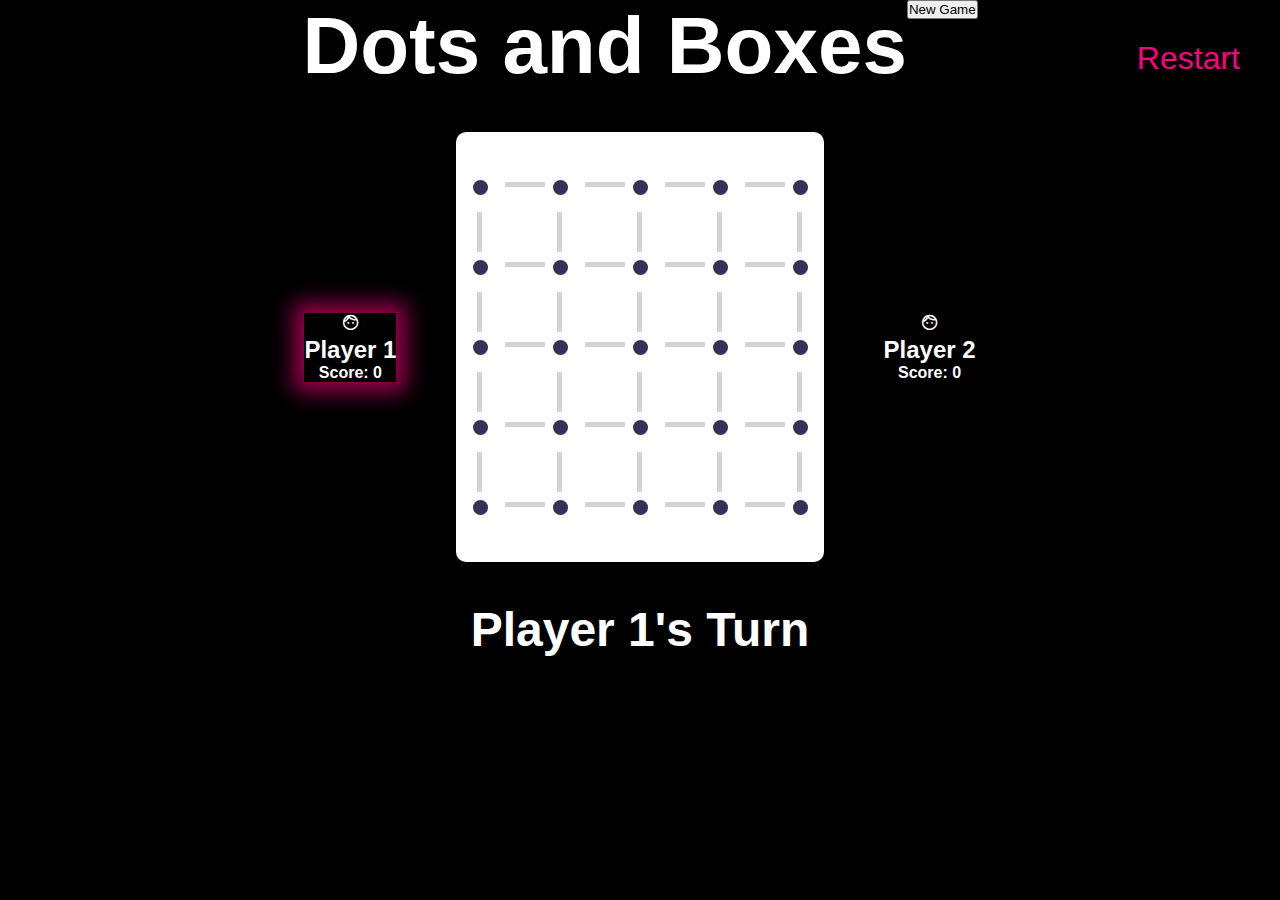
<file: index.html>
<!DOCTYPE html>
<html lang="en">
<head>
  <meta charset="UTF-8">
  <meta name="viewport" content="width=device-width, initial-scale=1.0">
  <link rel="stylesheet" href="style.css">
  <link rel="stylesheet"
    href="https://fonts.googleapis.com/css2?family=Material+Symbols+Outlined:opsz,wght,FILL,GRAD@20..48,100..700,0..1,-50..200" />
  <script defer src="script.js"></script>
  <title>Dots and Boxes</title>
</head>
<body>
  <header>
    <nav class="top-menu">
      <h1>Dots and Boxes</h1>
      <div class="menu-options">
        <button id="restart-btn">Restart</button>
        <button id="new-game-btn">New Game</button>
      </div>
    </nav>
  </header>

  <div class="game-wrapper">
    <aside class="player-panel player1">
      <span class="material-symbols-outlined player-avatar" id="player1">face</span>
      <h2>Player 1</h2>
      <h4>Score: <span id="player1-score">0</span></h4>
    </aside>

    <div class="board"></div>

    <aside class="player-panel player2">
      <span class="material-symbols-outlined player-avatar" id="player2">face</span>
      <h2>Player 2</h2>
      <h4>Score: <span id="player2-score">0</span></h4>
    </aside>
  </div>

  <footer class="game-status">
    <h2 id="game-status-message">Player 1's Turn</h2>
  </footer>
</body>
</html>
</file>
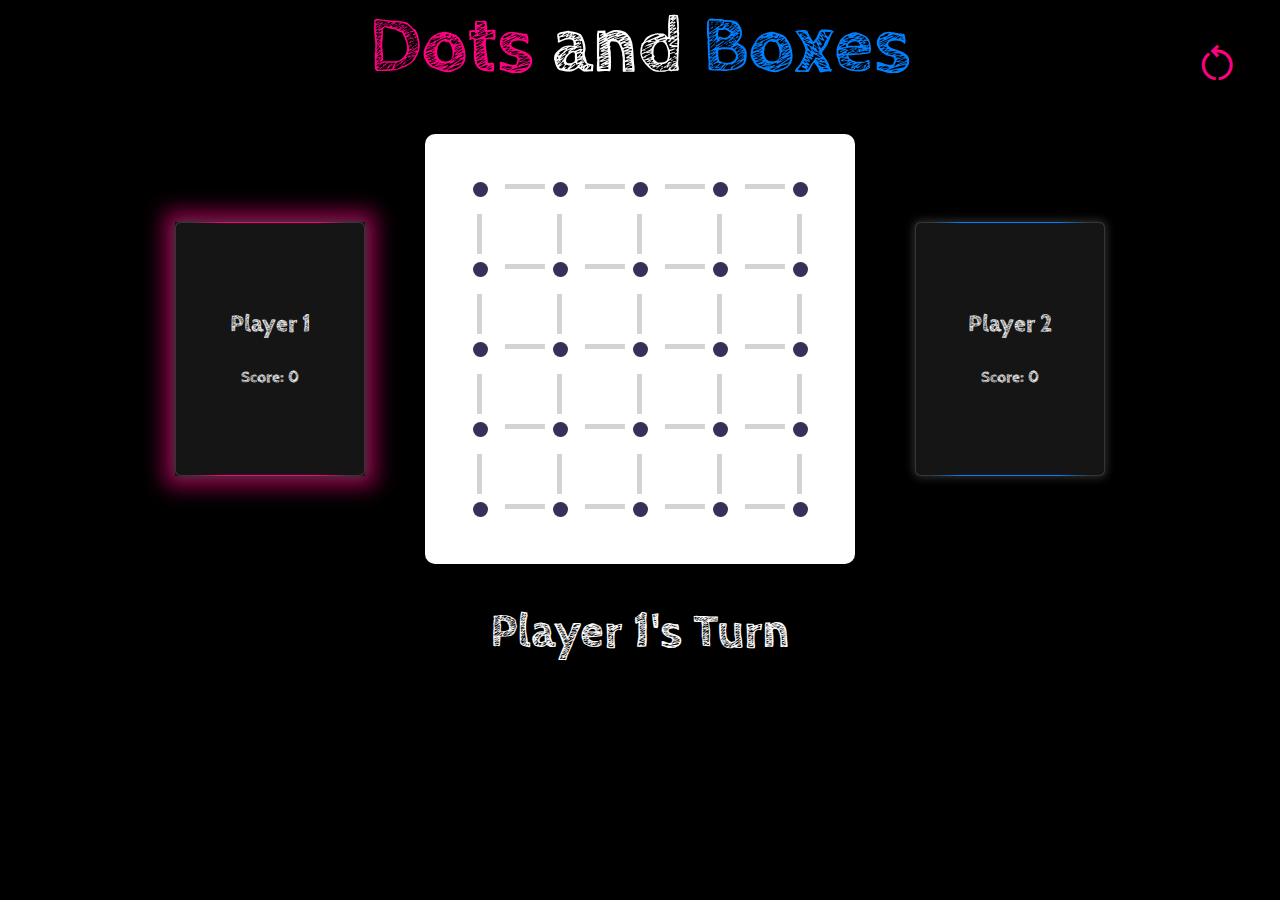
<file: game.html>
<!DOCTYPE html>
<html lang="en">

<head>
  <meta charset="UTF-8">
  <meta name="viewport" content="width=device-width, initial-scale=1.0">
  <link rel="stylesheet" href="style.css">
  <link rel="preconnect" href="https://fonts.googleapis.com">
  <link rel="preconnect" href="https://fonts.gstatic.com" crossorigin>
  <link href="https://fonts.googleapis.com/css2?family=Cabin+Sketch:wght@400;700&display=swap" rel="stylesheet">
  <link rel="stylesheet"
    href="https://fonts.googleapis.com/css2?family=Material+Symbols+Outlined:opsz,wght,FILL,GRAD@20..48,100..700,0..1,-50..200" />
  <script defer src="script.js"></script>
  <title>Dots and Boxes</title>
</head>

<body>
  <header>
    <nav class="top-menu">
      <h1><span id="dots">Dots</span> and <span id="boxes">Boxes</span></h1>
      <div class="menu-options">
        <button id="restart-btn"><span class="material-symbols-outlined player-avatar" id="player1"><span
              class="material-symbols-outlined">
              restart_alt
            </span></span></button>
      </div>
    </nav>
  </header>
  
  <!-- Winner Panel -->
  <div class="winner-panel">
    <div class="panel">
      <div class="panelcontent">
        <div class="panelback">
          <div class="panel-back-content">
            <h1 id="winner-status-message">Player 1's Turn</h1>
          </div>
        </div>
      </div>
    </div>
  </div>

  <div class="game-wrapper">
    <aside class="player-panel player1">
      <div class="card">
        <div class="content">
          <div class="back1">
            <div class="back-content">
              <h2>Player 1</h2>
              <h4>Score: <span id="player1-score">0</span></h4>
            </div>
          </div>
        </div>
      </div>
    </aside>

    <div class="board"></div>

    <aside class="player-panel player2">
      <div class="card">
        <div class="content">
          <div class="back2">
            <div class="back-content">
              <h2>Player 2</h2>
              <h4>Score: <span id="player2-score">0</span></h4>
            </div>
          </div>
        </div>
      </div>
    </aside>

  </div>

  <footer class="game-status">
    <h2 id="game-status-message">Player 1's Turn</h2>
  </footer>

  
</body>

</html>
</file>
<file: style.css>
* {
  box-sizing: border-box;
  margin: 0;
  padding: 0;
}

body {
  font-family: Arial, sans-serif;
  display: flex;
  flex-direction: column;
  justify-content: center;
  align-items: center;
  height: auto;
  background-color: #000000;
  color: #fff;
  position: relative;
  font-family: "Cabin Sketch", sans-serif;
}
h1 {
  font-size: 5rem;
}
#dots {
  color: #ff0080;
}

#boxes {
  color: #0080ff;
}
.top-menu {
  display: flex;
  flex-direction: row;
  justify-content: space-between;
  width: 100%;
  padding: 0 20px;
}

.game-wrapper {
  display: flex;
  justify-content: center;
  align-items: center;
  gap: 20px;
}

.board {
  background-color: #fff;
  width: 50%;
  display: grid;
  grid-template-columns: repeat(var(--elements), 30px);
  grid-template-rows: repeat(var(--elements), 30px);
  gap: 10px;
  justify-content: center;
  padding: 40px;
  margin: 40px;
  background-color: #ffffff;
  border-radius: 10px;
  box-shadow: 0px 4px 15px rgba(0, 0, 0, 0.1);
}
.dot {
  width: 15px;
  height: 15px;
  background-color: #383059;
  border-radius: 50%;
  margin: auto;
}

.horizontal-line,
.vertical-line {
  background-color: lightgray;
  cursor: pointer;
  transition: background-color 0.3s;
}

.horizontal-line {
  width: 40px;
  height: 5px;
  margin-top: 10px;
}

.vertical-line {
  width: 5px;
  height: 40px;
  margin-left: 12px;
}

.horizontal-line:hover,
.vertical-line:hover {
  background-color: #4a3e7c;
}

.player-panel {
  text-align: center;
}

.card {
  overflow: visible;
  width: 190px;
  height: 254px;
}

.content {
  width: 100%;
  height: 100%;
  transform-style: preserve-3d;
  transition: transform 300ms;
  box-shadow: 0px 0px 10px 1px #393939ee;
  border-radius: 5px;
}

.back1,
.back2 {
  background-color: #393939ee;
  position: absolute;
  width: 100%;
  height: 100%;
  justify-content: center;
  display: flex;
  align-items: center;
  border-radius: 5px;
  overflow: hidden;
}

.back1::before {
  position: absolute;
  content: " ";
  display: block;
  width: 160px;
  height: 160%;
  background: linear-gradient(
    90deg,
    transparent,
    #ff0080,
    #ff0080,
    #ff0080,
    #ff0080,
    transparent
  );
  animation: rotation_481 5000ms infinite linear;
}
.back2::before {
  position: absolute;
  content: " ";
  display: block;
  width: 160px;
  height: 160%;
  background: linear-gradient(
    90deg,
    transparent,
    #0080ff,
    #0080ff,
    #0080ff,
    #0080ff,
    transparent
  );
  animation: rotation_481 5000ms infinite linear;
}

.back-content {
  position: absolute;
  width: 99%;
  height: 99%;
  background-color: #151515;
  border-radius: 5px;
  color: white;
  display: flex;
  flex-direction: column;
  justify-content: center;
  align-items: center;
  gap: 30px;
}

@keyframes rotation_481 {
  0% {
    transform: rotateZ(0deg);
  }

  0% {
    transform: rotateZ(360deg);
  }
}

footer {
  text-align: center;
  font-size: 2em;
}
#restart-btn {
  position: absolute;
  top: 20px;
  right: 20px;
  padding: 20px; /* Adjust padding if needed */
  color: #ff0080;
  background-color: transparent;
  border: none;
  border-radius: 4px;
  cursor: pointer;
  font-size: 2em; /* Optional, adjust if button size needs to match */
}

#restart-btn:hover {
  color: #b8005c;
}

.material-symbols-outlined {
  font-size: 1.2em !important; /* Increase as needed */
}

/* Line Styles */
.line {
  position: absolute;
  background-color: lightgray;
  cursor: pointer;
  z-index: 1;
}

/* Top line */
.top-line {
  top: 0;
  left: 5px;
  right: 5px;
  height: 6px; /* Increased thickness */
}

/* Bottom line */
.bottom-line {
  bottom: 0;
  left: 5px;
  right: 5px;
  height: 6px; /* Increased thickness */
}

/* Left line */
.left-line {
  top: 5px;
  bottom: 5px;
  left: 0;
  width: 6px; /* Increased thickness */
}

/* Right line */
.right-line {
  top: 5px;
  bottom: 5px;
  right: 0;
  width: 6px; /* Increased thickness */
}
.line:hover {
  background-color: gray; /* Add hover effect */
}

/* Empty space that will turn into a completed box */
.box {
  width: 30px;
  height: 30px;
  background-color: transparent;
  transition: background-color 0.3s;
}

.box.completed-player1 {
  background-color: #ff0080;
}

.box.completed-player2 {
  background-color: #0080ff;
}
/* Box shadow for the active player */
.player-active {
  box-shadow: 0px 0px 20px 10px rgba(255, 0, 128, 0.6); /* Pink shadow for Player 1 */
}

.player-active-2 {
  box-shadow: 0px 0px 20px 10px rgba(0, 128, 255, 0.6); /* Blue shadow for Player 2 */
}

/* Home Page Styling */
.home-wrapper {
  position: fixed;
  top: 0;
  left: 0;
  display: flex;
  justify-content: center;
  align-items: center;
  width: 100%;
  height: 100%;
}

.home-content {
  background-color: #ffffff;
  padding: 40px;
  border-radius: 10px;
  box-shadow: 0px 4px 15px rgba(0, 0, 0, 0.1);
  width: 50%;
}

.home-back-content h2 {
  font-size: 3rem;
  color: #ff0080;
  margin-bottom: 20px;
}

.play-btn {
  padding: 15px 30px;
  font-size: 1.5rem;
  background-color: #ff0080;
  color: white;
  border: none;
  border-radius: 5px;
  cursor: pointer;
  transition: background-color 0.3s;
  text-decoration: none;
  margin-top: 50px;
}

.play-btn:hover {
  background-color: #b8005c;
}

.panel {
  overflow: visible;
  width: 100%;
  height: 70%;
}

.panelcontent {
  width: 100%;
  height: 100%;
  transform-style: preserve-3d;
  transition: transform 300ms;
  box-shadow: 0px 0px 10px 1px #393939ee;
  border-radius: 5px;
}

.panelback {
  background-color: #393939ee;
  color: #ff0080;
  position: absolute;
  width: 100%;
  height: 100%;
  justify-content: center;
  display: flex;
  align-items: center;
  border-radius: 5px;
  overflow: hidden;
}

.panelback::before {
  position: absolute;
  content: " ";
  display: block;
  width: 200%;
  height: 200%;
  background: linear-gradient(
    90deg,
    transparent,
    #ff0080,
    #ff0080,
    #0080ff,
    #0080ff,
    transparent
  );
  animation: rotation_481 5000ms infinite linear;
}

.panel-back-content {
  position: absolute;
  width: 99%;
  height: 99%;
  background-color: #151515;
  border-radius: 5px;
  color: white;
  display: flex;
  flex-direction: column;
  justify-content: center;
  align-items: center;
  gap: 30px;
}

/* Bounce and Glow Animation for Completed Boxes */
@keyframes bounceGlow {
  0% {
    box-shadow: 0 0 15px rgba(255, 255, 255, 0.5);
    transform: scale(1);
  }
  30% {
    box-shadow: 0 0 30px rgba(255, 255, 255, 1);
    transform: scale(1.2);
  }
  50% {
    box-shadow: 0 0 40px rgba(255, 255, 255, 1);
    transform: scale(1.3);
  }
  100% {
    box-shadow: 0 0 15px rgba(255, 255, 255, 0.5);
    transform: scale(1);
  }
}

/* Apply the bounce and glow effect when a player completes a box */
.box.completed-player1,
.box.completed-player2 {
  animation: bounceGlow 0.8s ease-out;
}

.winner-panel {
  position: fixed;
  top: 130px;
  display: flex;
  justify-content: center;
  align-items: center;
  width: 100%;
  height: 100%;
  z-index: 1000;
  display: none;
}

.winner-panel h1 {
  font-size: 3.5rem;
}
</file>
